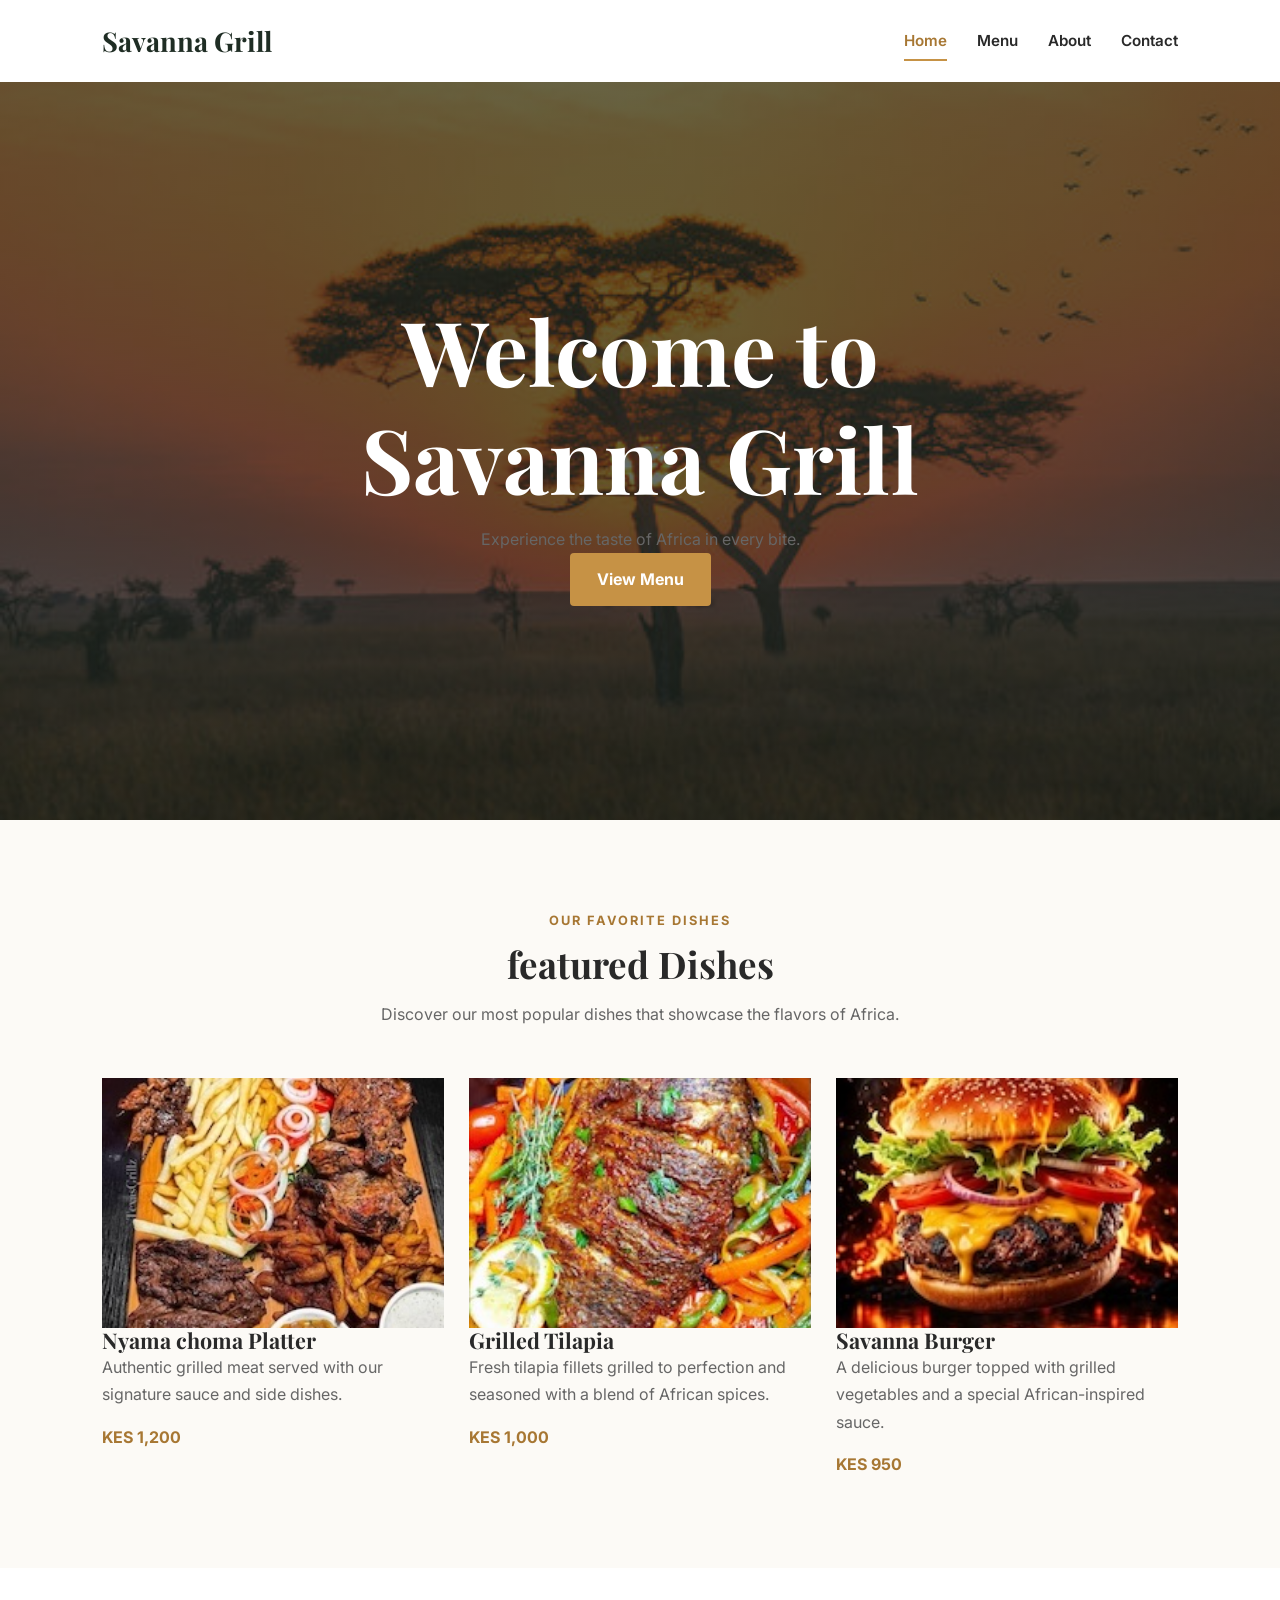
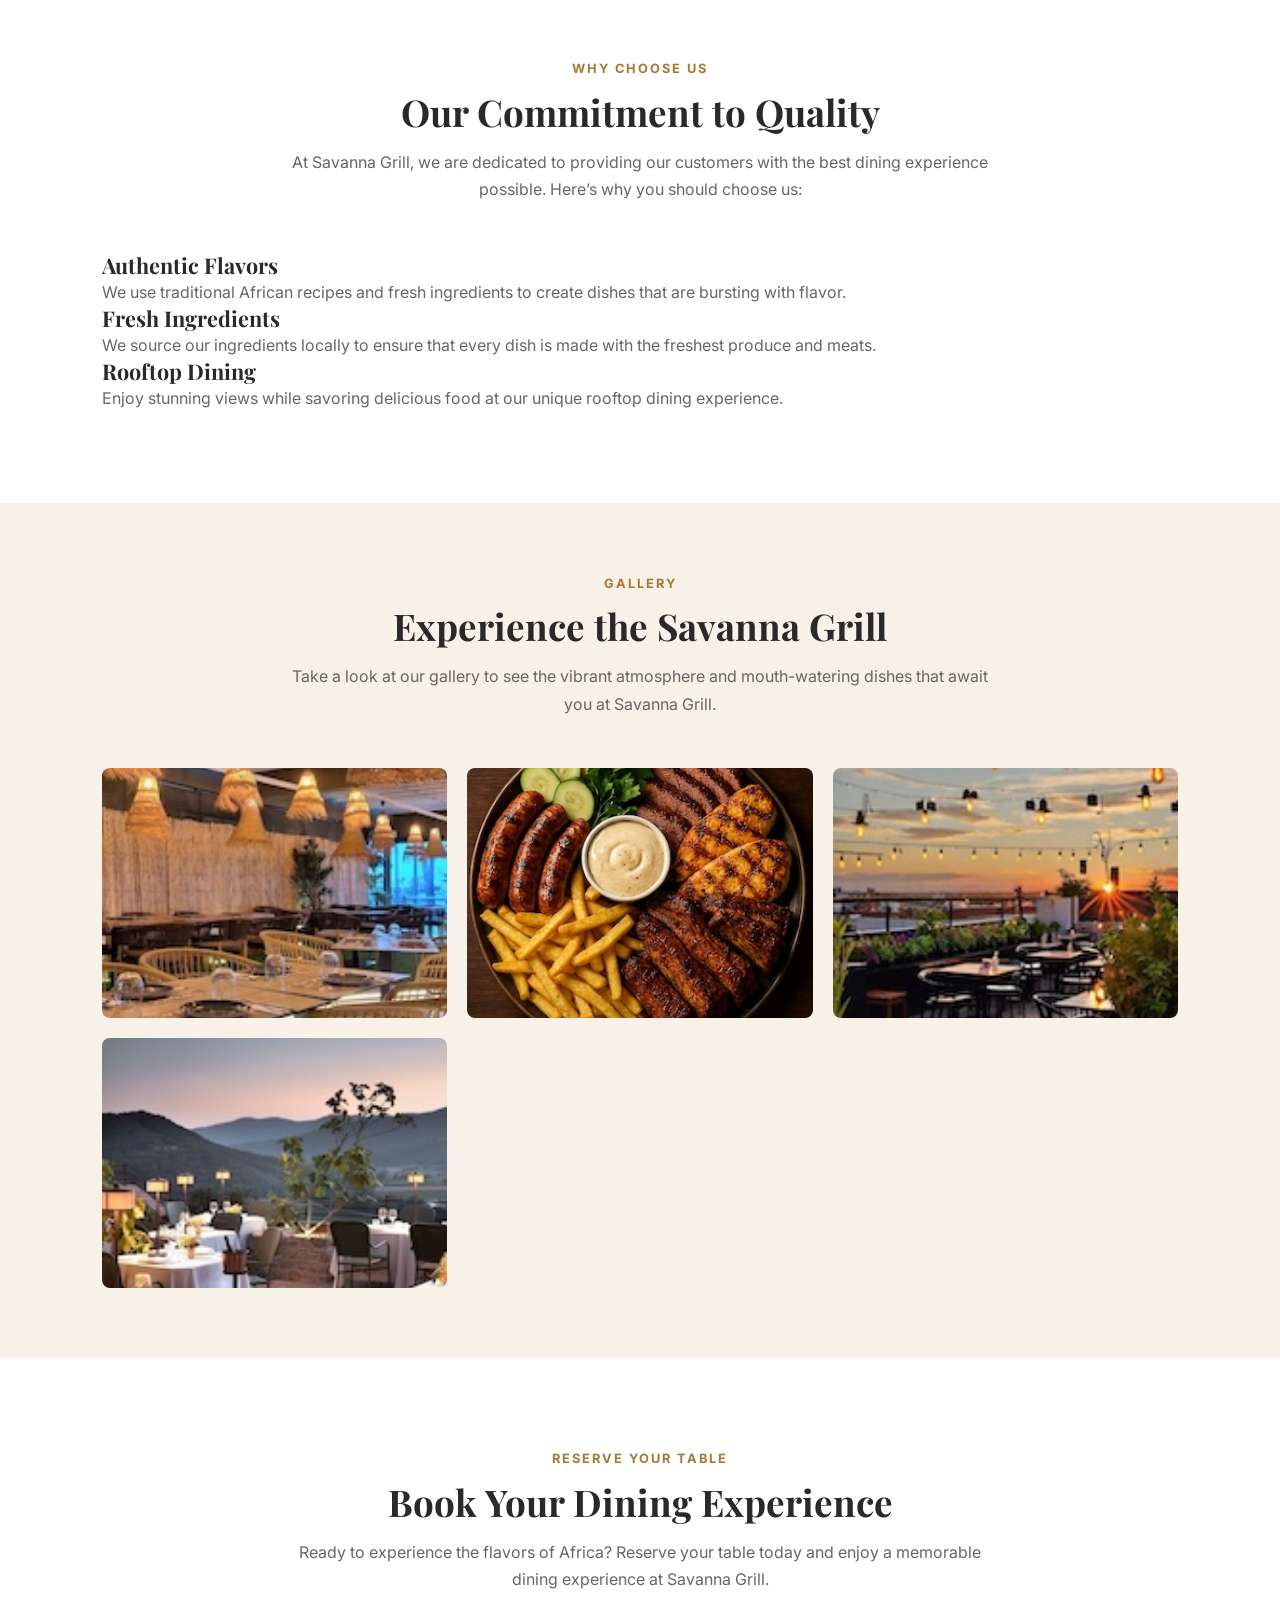
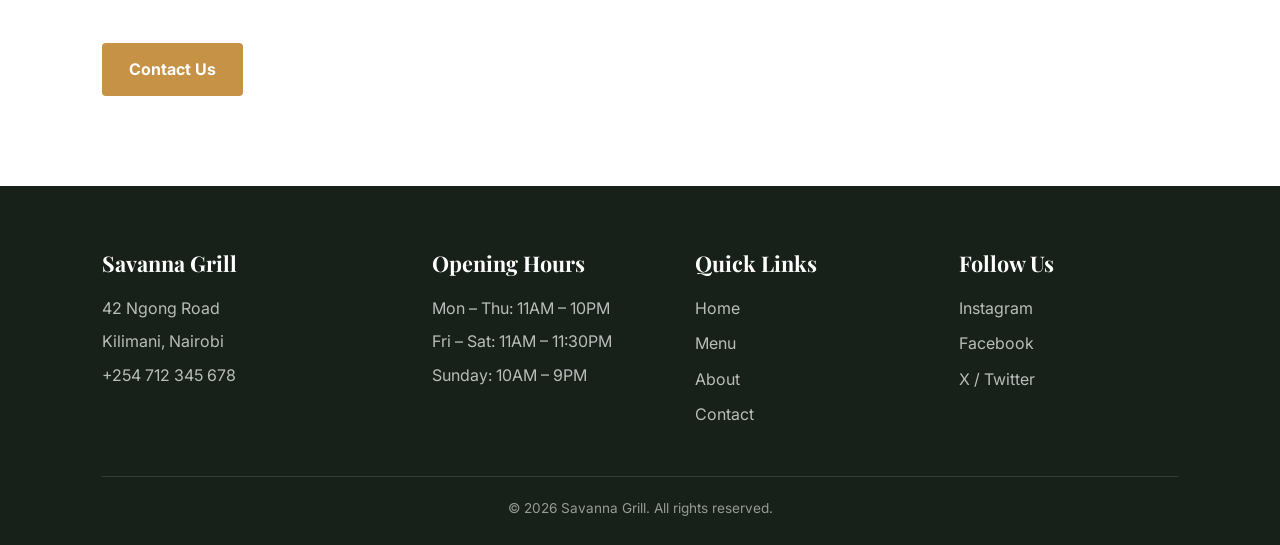
<file: index.html>
<!DOCTYPE html>
<html lang="en">

<head>
    <meta charset="UTF-8">

    <meta name="viewport"
          content="width=device-width, initial-scale=1.0">

    <title>Savanna Grill | Home</title>

    <link rel="stylesheet" href="styles.css">
</head>

<body>

    <header>

     <!-----------Navigation------------>
             
        <nav class="navbar">

             <a href="index.html" class="logo">
                 Savanna Grill
            </a>

            <div class="nav-links">
                 <a href="index.html" class="active">Home</a>
                <a href="menu.html">Menu</a>
                <a href="about.html">About</a>
                <a href="contact.html">Contact</a>
            </div>
        </nav>

       
    </header>


    <main>
        <!----------HERO------------>

        <section class="hero">
            <div class="hero-content">
                <h1>Welcome to Savanna Grill</h1>
                <p>Experience the taste of Africa in every bite.</p>
                <a href="menu.html" class="btn">View Menu</a>
            </div>

        </section>


        <!---------SPECIAL OFFERS--------->

        <section class="featured section">

            <div class="section-heading">
                <p class="eyebrow">
                    Our Favorite Dishes
                </p>

                <h2>featured Dishes</h2>

                <p>
                    Discover our most popular dishes that showcase the flavors of Africa.
                </p>
            
            </div>


            <div class="featured-items">

                <div class="featured-item">
                    <img src="./images/nyama-chom-platter.jpeg" alt="Nyama choma Platter">
                    <h3>Nyama choma Platter</h3>
                    <p>Authentic grilled meat served with our signature sauce and side dishes.</p>

                    <span class="card-price">
                        KES 1,200
                    </span>
                </div>


                <!-- Dish 2 -->

                <div class="featured-item">
                    <img src="./images/tilapia.jpeg" alt="Grilled Tilapia">
                    <h3>Grilled Tilapia</h3>
                    <p>Fresh tilapia fillets grilled to perfection and seasoned with a blend of African spices.</p>

                    <span class="card-price">
                        KES 1,000
                    </span>
                </div>


                <!-- Dish 3 -->

                <div class="featured-item">
                    <img src="./images/savanna-burger.jpeg" alt="Savanna Burger">
                    <h3>Savanna Burger</h3>
                    <p>A delicious burger topped with grilled vegetables and a special African-inspired sauce.</p>

                    <span class="card-price">
                        KES 950
                    </span>
                </div>

            </div>

        </section>


        <!-- ------------WHY CHOOSE US-------------->

        <section class="why-choose-us section">

            <div class="section-heading">
                <p class="eyebrow">
                    Why Choose Us
                </p>

                <h2>Our Commitment to Quality</h2>

                <p>
                    At Savanna Grill, we are dedicated to providing our customers with the best dining experience possible. Here’s why you should choose us:
                </p>
            
            </div>

            <div class="why-choose-us">

                <div class="why-choose-us">
                    <h3>Authentic Flavors</h3>
                    <p>We use traditional African recipes and fresh ingredients to create dishes that are bursting with flavor.</p>
                </div>

                <div class="why-choose-us">
                    <h3>Fresh Ingredients</h3>
                    <p>We source our ingredients locally to ensure that every dish is made with the freshest produce and meats.</p>
                </div>

                <div class="why-choose-us">
                    <h3>Rooftop Dining</h3>
                    <p>Enjoy stunning views while savoring delicious food at our unique rooftop dining experience.</p>
                </div>

        </section>


        <!-- -------GALLERY--------->
         <section class="gallery section">

            <div class="section-heading">
                <p class="eyebrow">
                    Gallery
                </p>

                <h2>Experience the Savanna Grill</h2>

                <p>
                    Take a look at our gallery to see the vibrant atmosphere and mouth-watering dishes that await you at Savanna Grill.
                </p>
            
            </div>

            <div class="gallery-grid">

                <img src="./images/restaurant-interior.jpeg" alt="Restaurant Interior">
                
                <img src="./images/grilled-meat-platter.jpeg" alt="Grilled Meat Platter">

                <img src="./images/rooftop-views.jpeg" alt="Rooftop Dining View">

                <img src="./images/rooftop-view.jpeg" alt="Rooftop Dining View">
                


            </div>


         
        </section>


        <!-- CALL TO ACTION -->

        <section class="call-to-action section">

            <div class="section-heading">
                <p class="eyebrow">
                    Reserve Your Table
                </p>

                <h2>Book Your Dining Experience</h2>

                <p>
                    Ready to experience the flavors of Africa? Reserve your table today and enjoy a memorable dining experience at Savanna Grill.
                </p>
            
            </div>

            <a href="contact.html" class="btn">Contact Us</a>
            
        </section>



    </main>

    <footer>
        <!-- Footer -->
         <div class="footer-container">

            <div class="footer-section">

                <h3>
                    Savanna Grill
                </h3>

                <p>
                    42 Ngong Road
                </p>

                <p>
                    Kilimani, Nairobi
                </p>

                <p>
                    +254 712 345 678
                </p>

            </div>


            <div class="footer-section">

                <h3>
                    Opening Hours
                </h3>

                <p>
                    Mon – Thu: 11AM – 10PM
                </p>

                <p>
                    Fri – Sat: 11AM – 11:30PM
                </p>

                <p>
                    Sunday: 10AM – 9PM
                </p>

            </div>


            <div class="footer-section">

                <h3>
                    Quick Links
                </h3>

                <a href="index.html">
                    Home
                </a>

                <a href="menu.html">
                    Menu
                </a>

                <a href="about.html">
                    About
                </a>

                <a href="contact.html">
                    Contact
                </a>

            </div>


            <div class="footer-section">

                <h3>
                    Follow Us
                </h3>

                <a href="#">
                    Instagram
                </a>

                <a href="#">
                    Facebook
                </a>

                <a href="#">
                    X / Twitter
                </a>

            </div>

        </div>


        <div class="footer-bottom">

            <p>
                &copy; 2026 Savanna Grill.
                All rights reserved.
            </p>

        </div>

    </footer>


    
    

</body>

</html>
</file>
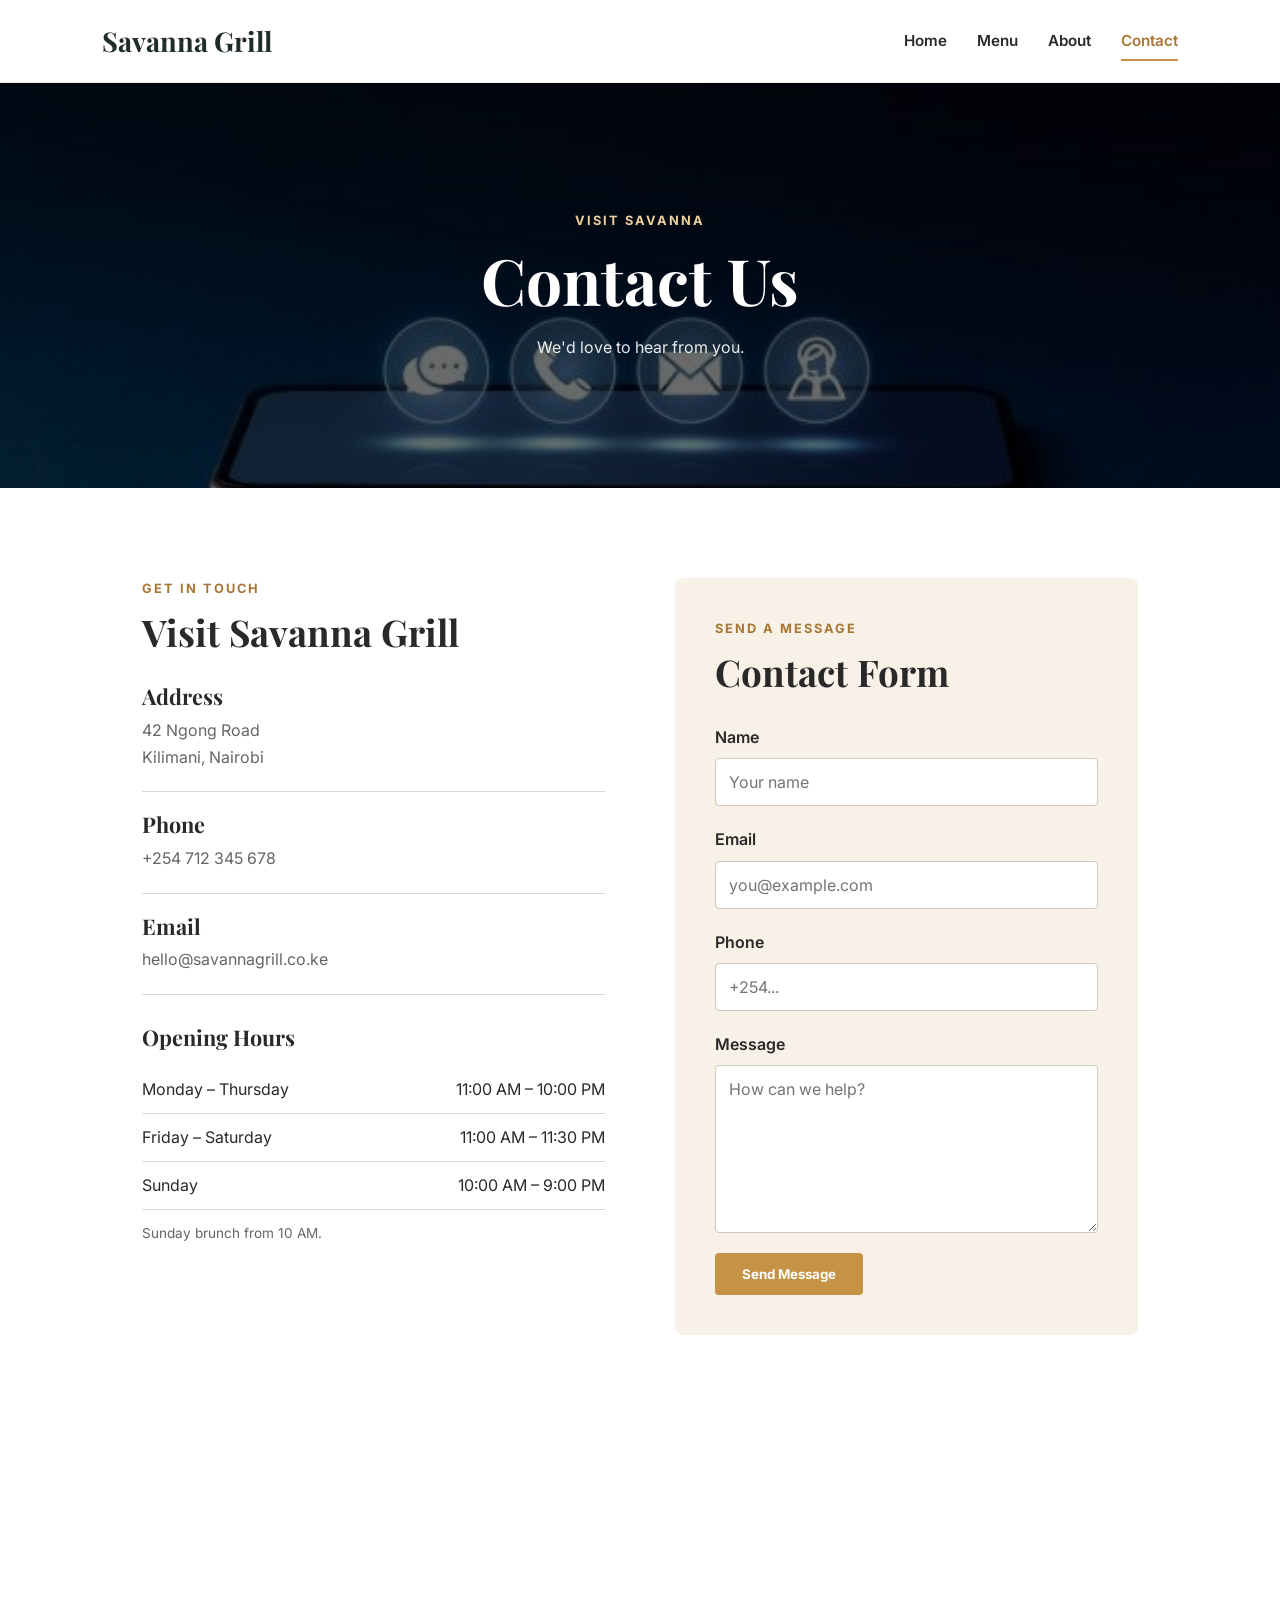
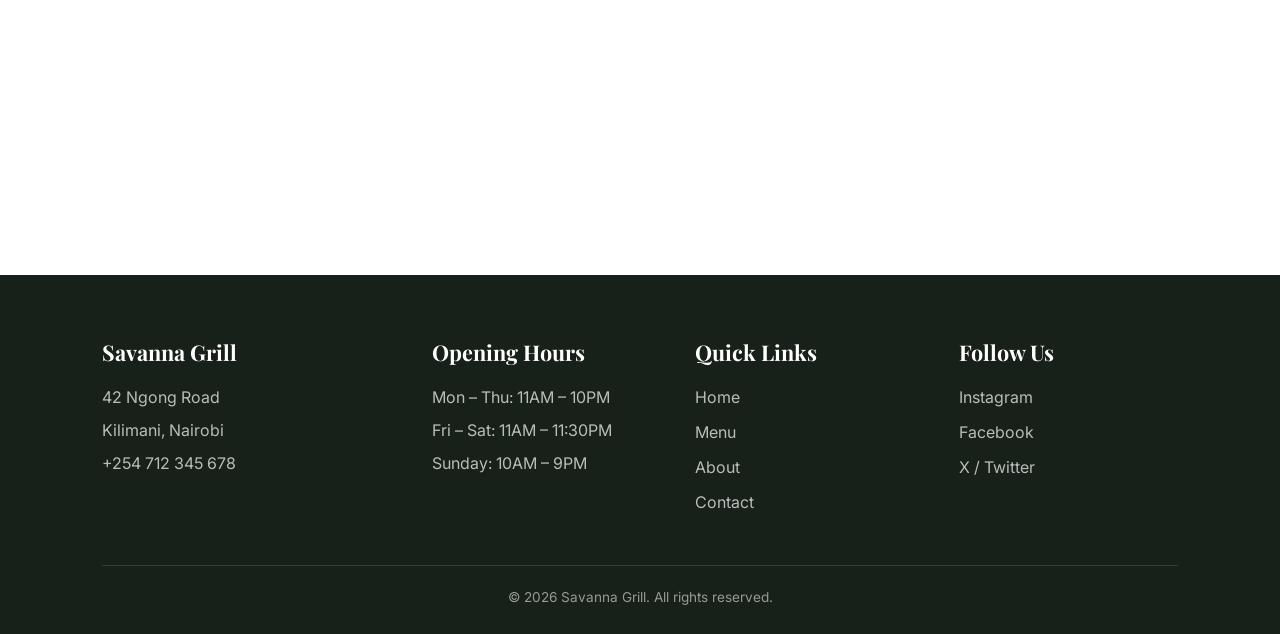
<file: contact.html>
<!DOCTYPE html>
<html lang="en">

<head>
    <meta charset="UTF-8">

    <meta name="viewport"
        content="width=device-width, initial-scale=1.0">

    <meta name="description"
        content="Contact Savanna Grill in Kilimani, Nairobi.">

    <title>Savanna Grill | Contact</title>

    <link rel="stylesheet" href="styles.css">
</head>

<body>

    <!-- --------------------------NAVIGATION------------- -->

    <header class="site-header">

        <nav class="navbar">

            <a href="index.html"
                class="logo">
                Savanna Grill
            </a>

            <div class="nav-links">

                <a href="index.html">
                    Home
                </a>

                <a href="menu.html">
                    Menu
                </a>

                <a href="about.html">
                    About
                </a>

                <a href="contact.html"
                    class="active">
                    Contact
                </a>

            </div>

        </nav>

    </header>


    <main>

        <!-- --------------------------CONTACT BANNER ----------------------- -->

        <section class="page-banner contact-banner">

            <div>

                <p class="eyebrow">
                    Visit Savanna
                </p>

                <h1>
                    Contact Us
                </h1>

                <p>
                    We'd love to hear from you.
                </p>

            </div>

        </section>


        <!-- -------------------------- CONTACT CONTENT------------- -->

        <section class="contact-container section">


            <!-- CONTACT DETAILS -->

            <div class="contact-details">

                <p class="eyebrow">
                    Get In Touch
                </p>

                <h2>
                    Visit Savanna Grill
                </h2>


                <div class="contact-box">

                    <h3>
                        Address
                    </h3>

                    <p>
                        42 Ngong Road
                    </p>

                    <p>
                        Kilimani, Nairobi
                    </p>

                </div>


                <div class="contact-box">

                    <h3>
                        Phone
                    </h3>

                    <p>
                        <a href="tel:+254712345678">
                            +254 712 345 678
                        </a>
                    </p>

                </div>


                <div class="contact-box">

                    <h3>
                        Email
                    </h3>

                    <p>
                        <a
                            href="mailto:hello@savannagrill.co.ke">
                            hello@savannagrill.co.ke
                        </a>
                    </p>

                </div>


                <div class="opening-hours">

                    <h3>
                        Opening Hours
                    </h3>


                    <div class="hours-row">

                        <span>
                            Monday – Thursday
                        </span>

                        <span>
                            11:00 AM – 10:00 PM
                        </span>

                    </div>


                    <div class="hours-row">

                        <span>
                            Friday – Saturday
                        </span>

                        <span>
                            11:00 AM – 11:30 PM
                        </span>

                    </div>


                    <div class="hours-row">

                        <span>
                            Sunday
                        </span>

                        <span>
                            10:00 AM – 9:00 PM
                        </span>

                    </div>

                    <p class="small-text">
                        Sunday brunch from 10 AM.
                    </p>

                </div>

            </div>


            <!-- CONTACT FORM -->

            <div class="form-wrapper">

                <p class="eyebrow">
                    Send A Message
                </p>

                <h2>
                    Contact Form
                </h2>


                <form
                    class="contact-form"
                    action="#"
                    method="post">


                    <div class="form-group">

                        <label for="name">
                            Name
                        </label>

                        <input
                            type="text"
                            id="name"
                            name="name"
                            placeholder="Your name"
                            required>

                    </div>


                    <div class="form-group">

                        <label for="email">
                            Email
                        </label>

                        <input
                            type="email"
                            id="email"
                            name="email"
                            placeholder="you@example.com"
                            required>

                    </div>


                    <div class="form-group">

                        <label for="phone">
                            Phone
                        </label>

                        <input
                            type="tel"
                            id="phone"
                            name="phone"
                            placeholder="+254...">

                    </div>


                    <div class="form-group">

                        <label for="message">
                            Message
                        </label>

                        <textarea
                            id="message"
                            name="message"
                            rows="7"
                            placeholder="How can we help?"
                            required></textarea>

                    </div>


                    <button
                        type="submit"
                        class="btn submit-btn">

                        Send Message

                    </button>

                </form>

            </div>

        </section>


        <!-- =========================
             MAP
        ========================== -->

        <section class="map-section">

            <iframe
                src="https://www.google.com/maps?q=Kilimani,Nairobi,Kenya&output=embed"
                width="100%"
                height="450"
                style="border:0;"
                allowfullscreen=""
                loading="lazy"
                referrerpolicy="no-referrer-when-downgrade"
                title="Map showing Kilimani Nairobi">
            </iframe>

        </section>

    </main>


    <!-- ------------------------- FOOTER---------------- -->

    <footer>

        <div class="footer-container">

            <div class="footer-section">

                <h3>
                    Savanna Grill
                </h3>

                <p>
                    42 Ngong Road
                </p>

                <p>
                    Kilimani, Nairobi
                </p>

                <p>
                    +254 712 345 678
                </p>

            </div>


            <div class="footer-section">

                <h3>
                    Opening Hours
                </h3>

                <p>
                    Mon – Thu: 11AM – 10PM
                </p>

                <p>
                    Fri – Sat: 11AM – 11:30PM
                </p>

                <p>
                    Sunday: 10AM – 9PM
                </p>

            </div>


            <div class="footer-section">

                <h3>
                    Quick Links
                </h3>

                <a href="index.html">
                    Home
                </a>

                <a href="menu.html">
                    Menu
                </a>

                <a href="about.html">
                    About
                </a>

                <a href="contact.html">
                    Contact
                </a>

            </div>


            <div class="footer-section">

                <h3>
                    Follow Us
                </h3>

                <a href="#">Instagram</a>

                <a href="#">Facebook</a>

                <a href="#">X / Twitter</a>

            </div>

        </div>


        <div class="footer-bottom">

            <p>
                &copy; 2026 Savanna Grill.
                All rights reserved.
            </p>

        </div>

    </footer>

</body>

</html>
</file>
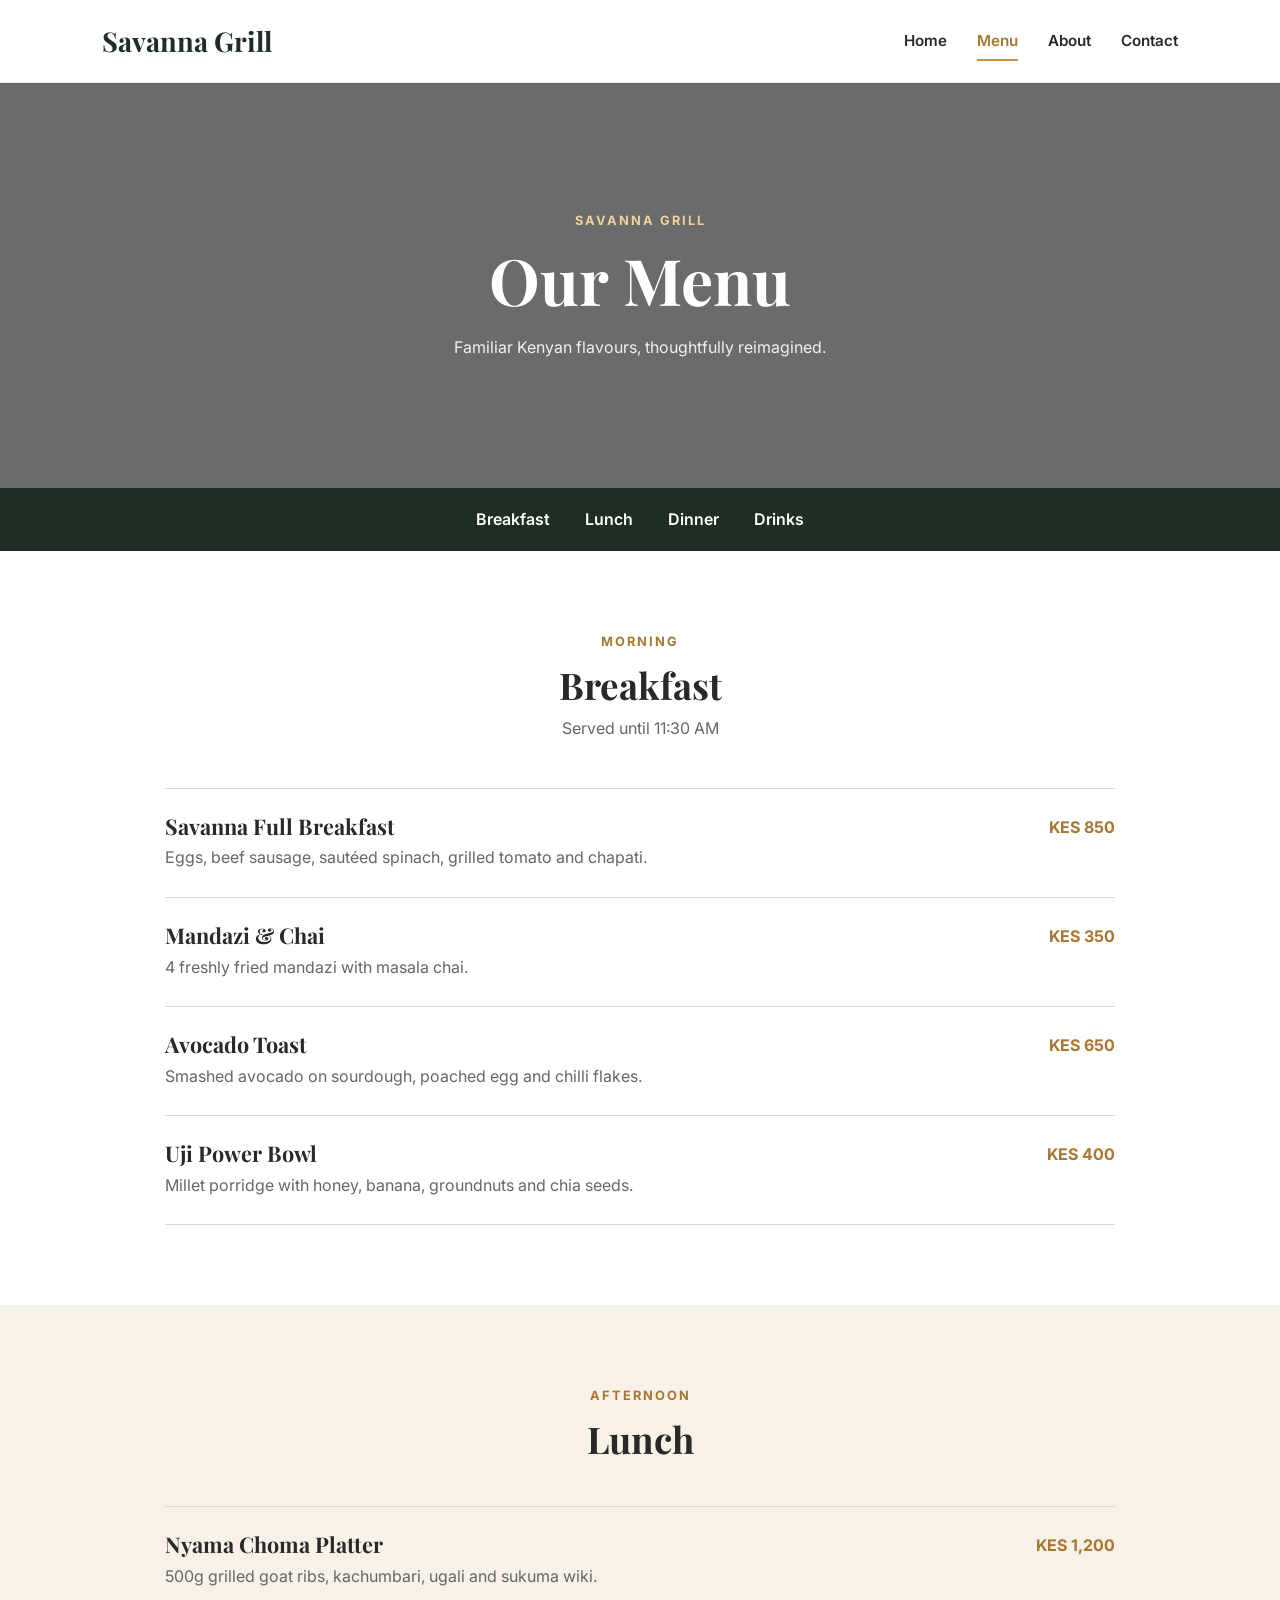
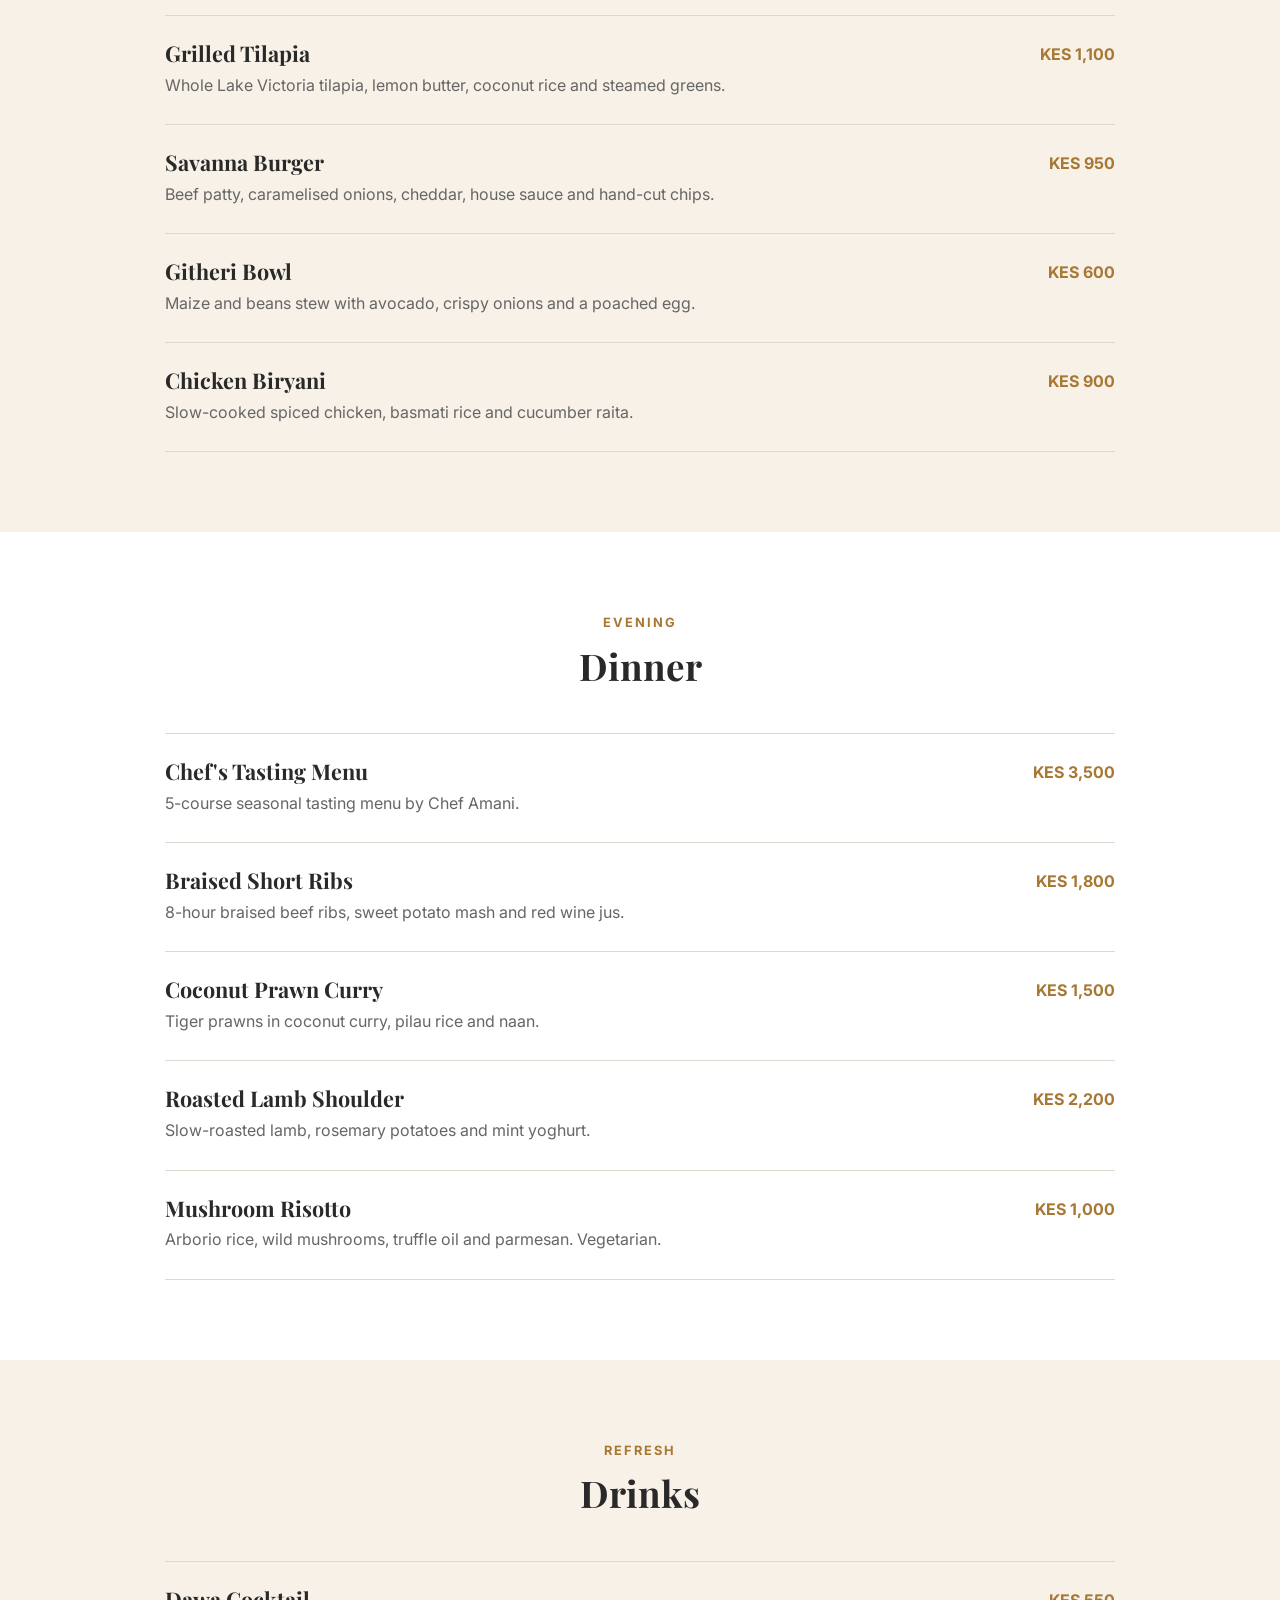
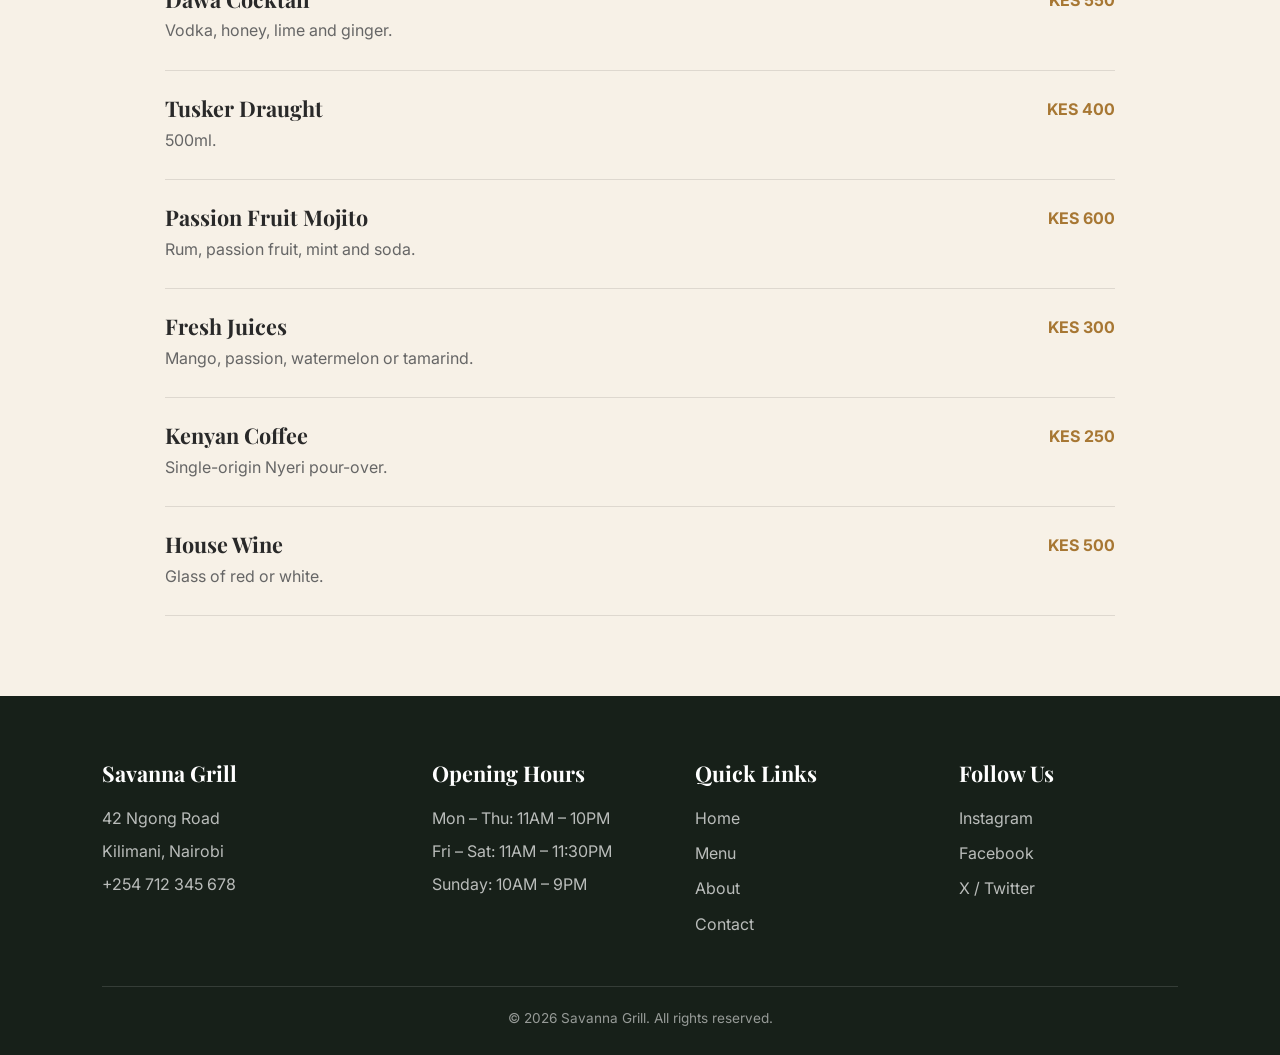
<file: menu.html>
<!DOCTYPE html>
<html lang="en">

<head>
    <meta charset="UTF-8">

    <meta name="viewport"
        content="width=device-width, initial-scale=1.0">

    <meta name="description"
        content="Explore the Savanna Grill breakfast, lunch, dinner and drinks menu.">

    <title>Savanna Grill | Menu</title>

    <link rel="stylesheet" href="styles.css">
</head>

<body>

    <!-- ========================= NAVIGATION========================== -->

    <header class="site-header">

        <nav class="navbar">

            <a href="index.html"class="logo">
                Savanna Grill
            </a>

            <div class="nav-links">

                <a href="index.html">
                    Home
                </a>

                <a href="menu.html"class="active">
                    Menu
                </a>

                <a href="about.html">
                    About
                </a>

                <a href="contact.html">
                    Contact
                </a>

            </div>

        </nav>

    </header>


    <main>

        <!-- -------------PAGE HEADER --------------- -->

        <section class="page-banner menu-banner">

            <div>

                <p class="eyebrow">
                    Savanna Grill
                </p>

                <h1>
                    Our Menu
                </h1>

                <p>
                    Familiar Kenyan flavours,
                    thoughtfully reimagined.
                </p>

            </div>

        </section>


        <!-- ------------ MENU LINKS ---------------- -->

        <nav class="menu-nav">

            <a href="#breakfast">
                Breakfast
            </a>

            <a href="#lunch">
                Lunch
            </a>

            <a href="#dinner">
                Dinner
            </a>

            <a href="#drinks">
                Drinks
            </a>

        </nav>


        <!-- ---------------  BREAKFAST -------------------------------- -->

        <section class="menu-category"id="breakfast">

            <div class="menu-inner">

                <div class="menu-heading">

                    <p class="eyebrow">
                        Morning
                    </p>

                    <h2>
                        Breakfast
                    </h2>

                    <p>
                        Served until 11:30 AM
                    </p>

                </div>


                <div class="menu-list">


                    <article class="menu-item">

                        <div>

                            <h3>
                                Savanna Full Breakfast
                            </h3>

                            <p>
                                Eggs, beef sausage,
                                sautéed spinach,
                                grilled tomato and
                                chapati.
                            </p>

                        </div>

                        <span class="price">
                            KES 850
                        </span>

                    </article>


                    <article class="menu-item">

                        <div>

                            <h3>
                                Mandazi & Chai
                            </h3>

                            <p>
                                4 freshly fried
                                mandazi with masala
                                chai.
                            </p>

                        </div>

                        <span class="price">
                            KES 350
                        </span>

                    </article>


                    <article class="menu-item">

                        <div>

                            <h3>
                                Avocado Toast
                            </h3>

                            <p>
                                Smashed avocado on
                                sourdough, poached egg
                                and chilli flakes.
                            </p>

                        </div>

                        <span class="price">
                            KES 650
                        </span>

                    </article>


                    <article class="menu-item">

                        <div>

                            <h3>
                                Uji Power Bowl
                            </h3>

                            <p>
                                Millet porridge with
                                honey, banana,
                                groundnuts and chia
                                seeds.
                            </p>

                        </div>

                        <span class="price">
                            KES 400
                        </span>

                    </article>

                </div>

            </div>

        </section>


        <!-- --------------- LUNCH -------------------------------- -->

        <section class="menu-category alternate"id="lunch">

            <div class="menu-inner">

                <div class="menu-heading">

                    <p class="eyebrow">
                        Afternoon
                    </p>

                    <h2>
                        Lunch
                    </h2>

                </div>


                <div class="menu-list">


                    <article class="menu-item">

                        <div>

                            <h3>
                                Nyama Choma Platter
                            </h3>

                            <p>
                                500g grilled goat ribs,
                                kachumbari, ugali and
                                sukuma wiki.
                            </p>

                        </div>

                        <span class="price">
                            KES 1,200
                        </span>

                    </article>


                    <article class="menu-item">

                        <div>

                            <h3>
                                Grilled Tilapia
                            </h3>

                            <p>
                                Whole Lake Victoria
                                tilapia, lemon butter,
                                coconut rice and
                                steamed greens.
                            </p>

                        </div>

                        <span class="price">
                            KES 1,100
                        </span>

                    </article>


                    <article class="menu-item">

                        <div>

                            <h3>
                                Savanna Burger
                            </h3>

                            <p>
                                Beef patty,
                                caramelised onions,
                                cheddar, house sauce
                                and hand-cut chips.
                            </p>

                        </div>

                        <span class="price">
                            KES 950
                        </span>

                    </article>


                    <article class="menu-item">

                        <div>

                            <h3>
                                Githeri Bowl
                            </h3>

                            <p>
                                Maize and beans stew
                                with avocado, crispy
                                onions and a poached
                                egg.
                            </p>

                        </div>

                        <span class="price">
                            KES 600
                        </span>

                    </article>


                    <article class="menu-item">

                        <div>

                            <h3>
                                Chicken Biryani
                            </h3>

                            <p>
                                Slow-cooked spiced
                                chicken, basmati rice
                                and cucumber raita.
                            </p>

                        </div>

                        <span class="price">
                            KES 900
                        </span>

                    </article>

                </div>

            </div>

        </section>


        <!-- ------------------ DINNER  ------------------- -->

        <section class="menu-category" id="dinner">

            <div class="menu-inner">

                <div class="menu-heading">

                    <p class="eyebrow">
                        Evening
                    </p>

                    <h2>
                        Dinner
                    </h2>

                </div>


                <div class="menu-list">


                    <article class="menu-item">

                        <div>

                            <h3>
                                Chef's Tasting Menu
                            </h3>

                            <p>
                                5-course seasonal
                                tasting menu by
                                Chef Amani.
                            </p>

                        </div>

                        <span class="price">
                            KES 3,500
                        </span>

                    </article>


                    <article class="menu-item">

                        <div>

                            <h3>
                                Braised Short Ribs
                            </h3>

                            <p>
                                8-hour braised beef
                                ribs, sweet potato
                                mash and red wine jus.
                            </p>

                        </div>

                        <span class="price">
                            KES 1,800
                        </span>

                    </article>


                    <article class="menu-item">

                        <div>

                            <h3>
                                Coconut Prawn Curry
                            </h3>

                            <p>
                                Tiger prawns in
                                coconut curry, pilau
                                rice and naan.
                            </p>

                        </div>

                        <span class="price">
                            KES 1,500
                        </span>

                    </article>


                    <article class="menu-item">

                        <div>

                            <h3>
                                Roasted Lamb Shoulder
                            </h3>

                            <p>
                                Slow-roasted lamb,
                                rosemary potatoes
                                and mint yoghurt.
                            </p>

                        </div>

                        <span class="price">
                            KES 2,200
                        </span>

                    </article>


                    <article class="menu-item">

                        <div>

                            <h3>
                                Mushroom Risotto
                            </h3>

                            <p>
                                Arborio rice, wild
                                mushrooms, truffle oil
                                and parmesan.
                                Vegetarian.
                            </p>

                        </div>

                        <span class="price">
                            KES 1,000
                        </span>

                    </article>

                </div>

            </div>

        </section>


        <!-- ----------------------- DRINKS ----------------- -->

        <section class="menu-category alternate" id="drinks">

            <div class="menu-inner">

                <div class="menu-heading">

                    <p class="eyebrow">
                        Refresh
                    </p>

                    <h2>
                        Drinks
                    </h2>

                </div>


                <div class="menu-list">


                    <article class="menu-item">

                        <div>

                            <h3>
                                Dawa Cocktail
                            </h3>

                            <p>
                                Vodka, honey, lime
                                and ginger.
                            </p>

                        </div>

                        <span class="price">
                            KES 550
                        </span>

                    </article>


                    <article class="menu-item">

                        <div>

                            <h3>
                                Tusker Draught
                            </h3>

                            <p>
                                500ml.
                            </p>

                        </div>

                        <span class="price">
                            KES 400
                        </span>

                    </article>


                    <article class="menu-item">

                        <div>

                            <h3>
                                Passion Fruit Mojito
                            </h3>

                            <p>
                                Rum, passion fruit,
                                mint and soda.
                            </p>

                        </div>

                        <span class="price">
                            KES 600
                        </span>

                    </article>


                    <article class="menu-item">

                        <div>

                            <h3>
                                Fresh Juices
                            </h3>

                            <p>
                                Mango, passion,
                                watermelon or tamarind.
                            </p>

                        </div>

                        <span class="price">
                            KES 300
                        </span>

                    </article>


                    <article class="menu-item">

                        <div>

                            <h3>
                                Kenyan Coffee
                            </h3>

                            <p>
                                Single-origin Nyeri
                                pour-over.
                            </p>

                        </div>

                        <span class="price">
                            KES 250
                        </span>

                    </article>


                    <article class="menu-item">

                        <div>

                            <h3>
                                House Wine
                            </h3>

                            <p>
                                Glass of red or white.
                            </p>

                        </div>

                        <span class="price">
                            KES 500
                        </span>

                    </article>

                </div>

            </div>

        </section>

    </main>


    <!--  ------------- FOOTER -------------------- -->

    <footer>

        <div class="footer-container">

            <div class="footer-section">

                <h3>
                    Savanna Grill
                </h3>

                <p>42 Ngong Road</p>

                <p>Kilimani, Nairobi</p>

                <p>+254 712 345 678</p>

            </div>


            <div class="footer-section">

                <h3>
                    Opening Hours
                </h3>

                <p>
                    Mon – Thu: 11AM – 10PM
                </p>

                <p>
                    Fri – Sat: 11AM – 11:30PM
                </p>

                <p>
                    Sunday: 10AM – 9PM
                </p>

            </div>


            <div class="footer-section">

                <h3>
                    Quick Links
                </h3>

                <a href="index.html">
                    Home
                </a>

                <a href="menu.html">
                    Menu
                </a>

                <a href="about.html">
                    About
                </a>

                <a href="contact.html">
                    Contact
                </a>

            </div>


            <div class="footer-section">

                <h3>
                    Follow Us
                </h3>

                <a href="#">Instagram</a>

                <a href="#">Facebook</a>

                <a href="#">X / Twitter</a>

            </div>

        </div>


        <div class="footer-bottom">

            <p>
                &copy; 2026 Savanna Grill.
                All rights reserved.
            </p>

        </div>

    </footer>

</body>

</html>
</file>
<file: styles.css>
/* -----------------------------------SAVANNA GRILL MAIN STYLESHEET ------------------------- */


/* --------GOOGLE FONTS --------------------- */

@import url(
    'https://fonts.googleapis.com/css2?family=Inter:wght@400;500;600;700&family=Playfair+Display:wght@600;700&display=swap'
);


/* ----CSS VARIABLES-------- */

:root {

    --dark-green: #1f2d24;
    --green: #3e5a47;

    --gold: #c69245;
    --gold-dark: #a77733;

    --brown: #7c4f2b;

    --cream: #f7f1e7;
    --light-cream: #fcfaf6;

    --white: #ffffff;

    --text-dark: #292929;
    --text-light: #666666;

    --border: #ded8cf;

    --shadow:
        0 8px 25px
        rgba(0, 0, 0, 0.08);

}


/* ---------RESET OUR CSS STYLESHEET------------------- */


* {

    margin: 0;

    padding: 0;

    box-sizing: border-box;

}



   /* ---------GLOBAL ------------*/


html {

    scroll-behavior: smooth;

}

body {

    font-family:
        "Inter",
        sans-serif;

    color:
        var(--text-dark);

    background:
        var(--white);

    line-height: 1.7;

}

img {

    display: block;

    max-width: 100%;

}

a {

    color: inherit;

}

h1,
h2,
h3 {

    font-family:
        "Playfair Display",
        serif;

    line-height: 1.2;

}

h1 {

    font-size: 4rem;

}

h2 {

    font-size: 2.3rem;

}

h3 {

    font-size: 1.35rem;

}

p {

    color:
        var(--text-light);

}

.section {

    padding:
        90px 8%;

}


/* ----------------------------------SECTION HEADINGS ------------------------------------------- */

.section-heading {

    max-width: 700px;

    margin:
        0 auto 50px;

    text-align: center;

}

.section-heading h2 {

    margin-bottom:
        15px;

}

.eyebrow {

    color:
        var(--gold-dark);

    font-size:
        0.8rem;

    font-weight:
        700;

    letter-spacing:
        2px;

    text-transform:
        uppercase;

    margin-bottom:
        10px;

}


/* ---------------------NAVIGATION------------------------------------ */

.site-header {

    background:
        var(--white);

    border-bottom:
        1px solid
        rgba(0, 0, 0, 0.07);

    position:
        sticky;

    top: 0;

    z-index:
        1000;

}

.navbar {

    max-width:
        1400px;

    margin:
        0 auto;

    padding:
        18px 8%;

    display:
        flex;

    align-items:
        center;

    justify-content:
        space-between;

}

.logo {

    color:
        var(--dark-green);

    font-family:
        "Playfair Display",
        serif;

    font-size:
        1.7rem;

    font-weight:
        700;

    text-decoration:
        none;

}

.nav-links {

    display:
        flex;

    align-items:
        center;

    gap:
        30px;

}

.nav-links a {

    color:
        var(--text-dark);

    font-size:
        0.95rem;

    font-weight:
        600;

    text-decoration:
        none;

    position:
        relative;

    padding:
        7px 0;

}

.nav-links a::after {

    content:
        "";

    position:
        absolute;

    left:
        0;

    bottom:
        0;

    width:
        0;

    height:
        2px;

    background:
        var(--gold);

    transition:
        width 0.3s ease;

}

.nav-links a:hover::after,
.nav-links a.active::after {

    width:
        100%;

}

.nav-links a.active {

    color:
        var(--gold-dark);

}




/* ------------------BUTTONS-------------------- */


.btn {

    display:
        inline-block;

    padding:
        13px 27px;

    background:
        var(--gold);

    color:
        var(--white);

    border:
        none;

    border-radius:
        4px;

    text-decoration:
        none;

    font-family:
        inherit;

    font-weight:
        700;

    cursor:
        pointer;

    transition:
        all 0.3s ease;

}

.btn:hover {

    background:
        var(--gold-dark);

    transform:
        translateY(-3px);

}



/* ---------------HOME HERO --------------------- */


.hero {

    min-height:
        82vh;

    padding:
        60px 8%;

    background-image:

        linear-gradient(
            rgba(10, 20, 14, 0.62),
            rgba(10, 20, 14, 0.62)
        ),

        url(
            "./images/savanna-background.jpg"
        );

    background-position:
        center;

    background-size:
        cover;

    display:
        flex;

    align-items:
        center;

    justify-content:
        center;

    text-align:
        center;

    color:
        var(--white);

}

.hero-content {

    max-width:
        800px;

    animation:
        fadeUp 1.2s ease;

}

.hero-content .eyebrow {

    color:
        #f2ce93;

}

.hero h1 {

    color:
        var(--white);

    font-size:
        clamp(
            3rem,
            7vw,
            6rem
        );

    margin-bottom:
        15px;

}

.hero-tagline {

    color:
        rgba(
            255,
            255,
            255,
            0.92
        );

    font-size:
        1.35rem;

    margin-bottom:
        30px;

}


/* --------SPECIAL OFFER SECTION---------------------------- */


.special-offer {

    background:
        var(--gold);

    padding:
        25px 8%;

    text-align:
        center;

}

.special-offer p,
.special-offer h2 {

    color:
        var(--white);

}

.special-offer h2 {

    font-size:
        1.8rem;

}


/* ----------FEATURED DISHES SECTION----------------------------- */


.featured {

    background:
        var(--light-cream);

}

.dish-container {

    max-width:
        1200px;

    margin:
        0 auto;

    display:
        flex;

    gap:
        30px;

}

.dish-card {

    flex:
        1;

    background:
        var(--white);

    border-radius:
        10px;

    overflow:
        hidden;

    box-shadow:
        var(--shadow);

    transition:
        transform 0.3s ease,
        box-shadow 0.3s ease;

}

.dish-card:hover {

    transform:
        translateY(-8px);

    box-shadow:
        0 15px 35px
        rgba(
            0,
            0,
            0,
            0.14
        );

}

.dish-card img {

    width:
        100%;

    height:
        250px;

    object-fit:
        cover;

}

.card-content {

    padding:
        25px;

}

.card-content h3 {

    margin-bottom:
        10px;

}

.card-price {

    display:
        inline-block;

    margin-top:
        15px;

    color:
        var(--gold-dark);

    font-weight:
        700;
   

}

/* Featured dishes container */
.featured-items {
    display: flex;
    gap: 25px;
    justify-content: center;
    align-items: stretch;
    max-width: 1200px;
    margin: 0 auto;
}


/* Individual dish card */
.featured-item {
    flex: 1;
    max-width: 380px;
}


/* Images */
.featured-item img {
    width: 100%;
    height: 250px;
    object-fit: cover;
    display: block;
}



/* ---------WHY US SECTION----------------------------- */


.why-us {

    background:
        var(--white);

}

.features {

    max-width:
        1100px;

    margin:
        0 auto;

    display:
        grid;

    grid-template-columns:
        repeat(
            3,
            1fr
        );

    gap:
        30px;

}

.feature-card {

    text-align:
        center;

    padding:
        35px 25px;

    border:
        1px solid
        var(--border);

    border-radius:
        8px;

    transition:
        all 0.3s ease;

}

.feature-card:hover {

    border-color:
        var(--gold);

    transform:
        translateY(-5px);

}

.feature-icon {

    font-size:
        2.5rem;

    margin-bottom:
        15px;

}

.feature-card h3 {

    margin-bottom:
        10px;

}


/* -----GALLERY SECTION----------------------------- */


.gallery {
    padding: 
        70px 8%;

    background:
        var(--cream);

}

.gallery-grid {

    max-width:
        1200px;

    margin:
        0 auto;

    display:
        grid;

    grid-template-columns:
        repeat(3, 1fr
        );

    gap:
        20px;

}

.gallery-grid img {

    width:
        100%;

    height:
        250px;

    object-fit:
        cover;

    border-radius:
        8px;

    transition:
        transform 0.3s ease;
    
    display: block;    

}

.gallery-grid img:hover {

    transform:
        scale(1.025);

}


/* ----CALL TO ACTION-----------------------------*/

.cta {

    padding:
        100px 8%;

    background:
        var(--dark-green);

    text-align:
        center;

}

.cta > div {

    max-width:
        700px;

    margin:
        0 auto;

}

.cta h2 {

    color:
        var(--white);

    font-size:
        2.8rem;

    margin-bottom:
        15px;

}

.cta p {

    color:
        rgba(
            255,
            255,
            255,
            0.78
        );

    margin-bottom:
        25px;

}

.cta .eyebrow {

    color:
        #ebc98e;

}


/* -----PAGE BANNERS SECTION----------------------------- */


.page-banner {

    min-height:
        45vh;

    padding:
        60px 8%;

    display:
        flex;

    align-items:
        center;

    justify-content:
        center;

    text-align:
        center;

    color:
        var(--white);

    background-position:
        center;

    background-size:
        cover;

}

.page-banner > div {

    max-width:
        700px;

}

.page-banner h1 {

    color:
        var(--white);

    margin-bottom:
        15px;

}

.page-banner p {

    color:
        rgba(
            255,
            255,
            255,
            0.9
        );

}

.page-banner .eyebrow {

    color:
        #efd19c;

}

.menu-banner {

    background-image:

        linear-gradient(
            rgba(0, 0, 0, 0.58),
            rgba(0, 0, 0, 0.58)
        ),

        url(
            "https://picsum.photos/seed/savannamenu/1800/700"
        );

}

.about-banner {

    background-image:

        linear-gradient(
            rgba(0, 0, 0, 0.58),
            rgba(0, 0, 0, 0.58)
        ),

        url(
            "https://picsum.photos/seed/savannaabout/1800/700"
        );

}

.contact-banner {

    background-image:

        linear-gradient(
            rgba(0, 0, 0, 0.58),
            rgba(0, 0, 0, 0.58)
        ),

        url(
            "./images/contact-us.jpeg"
        );

}



/* -------MENU PAGE NAVIGATION------ */ 


.menu-nav {

    background:
        var(--dark-green);

    padding:
        18px 8%;

    display:
        flex;

    justify-content:
        center;

    flex-wrap:
        wrap;

    gap:
        35px;

}

.menu-nav a {

    color:
        var(--white);

    font-weight:
        600;

    text-decoration:
        none;

}

.menu-nav a:hover {

    color:
        #efcb91;

}


/* -------MENU CATEGORIES------ */ 
   

.menu-category {

    padding:
        80px 8%;

    background:
        var(--white);

}

.menu-category.alternate {

    background:
        var(--cream);

}

.menu-inner {

    max-width:
        950px;

    margin:
        0 auto;

}

.menu-heading {

    text-align:
        center;

    margin-bottom:
        45px;

}

.menu-heading h2 {

    margin-bottom:
        8px;

}

.menu-list {

    border-top:
        1px solid
        var(--border);

}

.menu-item {

    padding:
        25px 0;

    border-bottom:
        1px solid
        var(--border);

    display:
        flex;

    justify-content:
        space-between;

    align-items:
        flex-start;

    gap:
        40px;

    transition:
        padding 0.3s ease;

}

.menu-item:hover {

    padding-left:
        10px;

}

.menu-item h3 {

    margin-bottom:
        5px;

}

.menu-item p {

    max-width:
        650px;

}

.price {

    color:
        var(--gold-dark);

    font-weight:
        700;

    white-space:
        nowrap;

}


/* ---------ABOUT STORY------------------------------ */


.about-story {

    max-width:
        1300px;

    margin:
        0 auto;

    display:
        grid;

    grid-template-columns:
        1fr 1fr;

    gap:
        70px;

    align-items:
        center;

}

.story-text h2 {

    margin-bottom:
        25px;

}

.story-text p {

    margin-bottom:
        18px;

}

.story-image img {

    width:
        100%;

    min-height:
        600px;

    object-fit:
        cover;

    border-radius:
        10px;

}


/*----------- VALUES SECTION----------------------------- */


.values {

    background:
        var(--cream);

}

.value-grid {

    max-width:
        1100px;

    margin:
        0 auto;

    display:
        grid;

    grid-template-columns:
        repeat(
            3,
            1fr
        );

    gap:
        30px;

}

.value-card {

    background:
        var(--white);

    padding:
        35px;

    text-align:
        center;

    border-radius:
        8px;

}

.value-card span {

    display:
        block;

    font-size:
        2.4rem;

    margin-bottom:
        15px;

}

.value-card h3 {

    margin-bottom:
        10px;

}


/* -------- TEAM SECTION----------------------------- */


.team-grid {

    max-width:
        1100px;

    margin:
        0 auto;

    display:
        grid;

    grid-template-columns:
        repeat(
            3,
            1fr
        );

    gap:
        30px;

}

.team-card {

    background:
        var(--white);

    border:
        1px solid
        var(--border);

    border-radius:
        8px;

    overflow:
        hidden;

    transition:
        transform 0.3s ease;

}

.team-card:hover {

    transform:
        translateY(-6px);

}

.team-card img {

    width:
        100%;

    height:
        350px;

    object-fit:
        cover;

}

.team-info {

    padding:
        22px;

    text-align:
        center;

}

.team-info p {

    color:
        var(--gold-dark);

    font-weight:
        600;

}


/* -------- CONTACT SECTION----------------------------- */


.contact-container {

    max-width:
        1200px;

    margin:
        0 auto;

    display:
        grid;

    grid-template-columns:
        1fr 1fr;

    gap:
        70px;

}

.contact-details h2,
.form-wrapper h2 {

    margin-bottom:
        30px;

}

.contact-box {

    padding-bottom:
        20px;

    margin-bottom:
        20px;

    border-bottom:
        1px solid
        var(--border);

}

.contact-box h3 {

    margin-bottom:
        7px;

}

.contact-box a {

    text-decoration:
        none;

    color:
        var(--text-light);

}

.contact-box a:hover {

    color:
        var(--gold-dark);

}



/* -------- OPENING HOURS----------------------------- */


.opening-hours {

    margin-top:
        30px;

}

.opening-hours h3 {

    margin-bottom:
        15px;

}

.hours-row {

    display:
        flex;

    justify-content:
        space-between;

    gap:
        20px;

    padding:
        10px 0;

    border-bottom:
        1px solid
        var(--border);

}

.small-text {

    font-size:
        0.85rem;

    margin-top:
        12px;

}


/* -------- CONTACT FORM----------------------------- */

.form-wrapper {

    background:
        var(--cream);

    padding:
        40px;

    border-radius:
        8px;

}

.contact-form {

    display:
        flex;

    flex-direction:
        column;

    gap:
        20px;

}

.form-group {

    display:
        flex;

    flex-direction:
        column;

    gap:
        7px;

}

.form-group label {

    font-weight:
        600;

}

.form-group input,
.form-group textarea {

    width:
        100%;

    padding:
        13px;

    border:
        1px solid
        #cfc8bd;

    border-radius:
        4px;

    background:
        var(--white);

    color:
        var(--text-dark);

    font-family:
        inherit;

    font-size:
        1rem;

    outline:
        none;

}

.form-group input:focus,
.form-group textarea:focus {

    border-color:
        var(--gold);

}

.form-group textarea {

    resize:
        vertical;

}

.submit-btn {

    align-self:
        flex-start;

}


/* -------- MAP SECTION----------------------------- */

.map-section {

    line-height:
        0;

}

.map-section iframe {

    width:
        100%;

}

/* -------- FOOTER SECTION----------------------------- */

footer {

    background:
        #172019;

    color:
        var(--white);

    padding:
        65px 8% 25px;

}

.footer-container {

    max-width:
        1200px;

    margin:
        0 auto;

    display:
        grid;

    grid-template-columns:
        1.3fr 1fr 1fr 1fr;

    gap:
        45px;

}

.footer-section h3 {

    color:
        var(--white);

    margin-bottom:
        18px;

}

.footer-section p {

    color:
        rgba(
            255,
            255,
            255,
            0.7
        );

    margin-bottom:
        6px;

}

.footer-section a {

    display:
        block;

    color:
        rgba(
            255,
            255,
            255,
            0.7
        );

    text-decoration:
        none;

    margin-bottom:
        8px;

}

.footer-section a:hover {

    color:
        var(--gold);

}

.footer-bottom {

    max-width:
        1200px;

    margin:
        40px auto 0;

    padding-top:
        20px;

    border-top:
        1px solid
        rgba(
            255,
            255,
            255,
            0.13
        );

    text-align:
        center;

}

.footer-bottom p {

    color:
        rgba(
            255,
            255,
            255,
            0.55
        );

    font-size:
        0.85rem;

}


/* -------- ANIMATIONS---------------------------- */

@keyframes fadeUp {

    from {

        opacity:
            0;

        transform:
            translateY(30px);

    }

    to {

        opacity:
            1;

        transform:
            translateY(0);

    }

}


/* -------- TABLET VIEW 1024px----------------------------- */

@media (
    max-width: 1024px
) {

    h1 {

        font-size:
            3.3rem;

    }

    .section {

        padding:
            75px 6%;

    }


    /* Featured dishes */

    .dish-container {

        flex-wrap:
            wrap;

    }

    .dish-card {

        min-width:
            calc(
                50% - 15px
            );

    }


    /* Why Us */

    .features {

        grid-template-columns:
            repeat(
                2,
                1fr
            );

    }


    /* Gallery */

    .gallery-grid {

        grid-template-columns:
            repeat(
                2,
                1fr
            );

    }


    /* About */

    .about-story {

        gap:
            40px;

    }


    /* Values */

    .value-grid {

        grid-template-columns:
            repeat(
                2,
                1fr
            );

    }


    /* Team */

    .team-grid {

        grid-template-columns:
            repeat(
                2,
                1fr
            );

    }


    /* Contact */

    .contact-container {

        gap:
            40px;

    }


    /* Footer */

    .footer-container {

        grid-template-columns:
            repeat(
                2,
                1fr
            );

    }

}

/* -------- MOBILE VIEW 768px AND BELOW----------------------------- */

@media (
    max-width: 768px
) {

    h1 {

        font-size:
            2.7rem;

    }

    h2 {

        font-size:
            1.9rem;

    }

    .section {

        padding:
            60px 6%;

    }


    /* Navigation */

    .navbar {

        flex-direction:
            column;

        gap:
            13px;

        padding:
            15px 6%;

    }

    .nav-links {

        width:
            100%;

        justify-content:
            center;

        flex-wrap:
            wrap;

        gap:
            12px 20px;

    }

    .nav-links a {

        font-size:
            0.88rem;

    }


    /* Hero */

    .hero {

        min-height:
            68vh;

    }

    .hero-tagline {

        font-size:
            1.05rem;

    }


    /* Featured dishes */

    .dish-container {

        flex-direction:
            column;

    }

    .dish-card {

        width:
            100%;

    }


    /* Why us */

    .features {

        grid-template-columns:
            1fr;

    }


    /* Gallery */

    .gallery-grid {

        grid-template-columns:
            1fr;

    }

    .gallery-grid img {

        height:
            330px;

    }


    /* CTA */

    .cta {

        padding:
            75px 6%;

    }

    .cta h2 {

        font-size:
            2rem;

    }


    /* Page banners */

    .page-banner {

        min-height:
            38vh;

    }


    /* Menu */

    .menu-nav {

        gap:
            15px 25px;

    }

    .menu-category {

        padding:
            60px 6%;

    }

    .menu-item {

        flex-direction:
            column;

        gap:
            8px;

    }


    /* About */

    .about-story {

        grid-template-columns:
            1fr;

    }

    .story-image img {

        min-height:
            auto;

        max-height:
            500px;

    }


    /* Values */

    .value-grid {

        grid-template-columns:
            1fr;

    }


    /* Team */

    .team-grid {

        grid-template-columns:
            1fr;

    }


    /* Contact */

    .contact-container {

        grid-template-columns:
            1fr;

    }

    .form-wrapper {

        padding:
            28px 20px;

    }

    .hours-row {

        flex-direction:
            column;

        gap:
            3px;

    }


    /* Footer */

    .footer-container {

        grid-template-columns:
            1fr;

    }

}


/* =====================================================
   VERY SMALL DEVICES
===================================================== */

@media (
    max-width: 420px
) {

    .logo {

        font-size:
            1.45rem;

    }

    .nav-links {

        gap:
            8px 14px;

    }

    .hero h1 {

        font-size:
            2.5rem;

    }

    .gallery-grid img {

        height:
            260px;

    }

}
</file>
